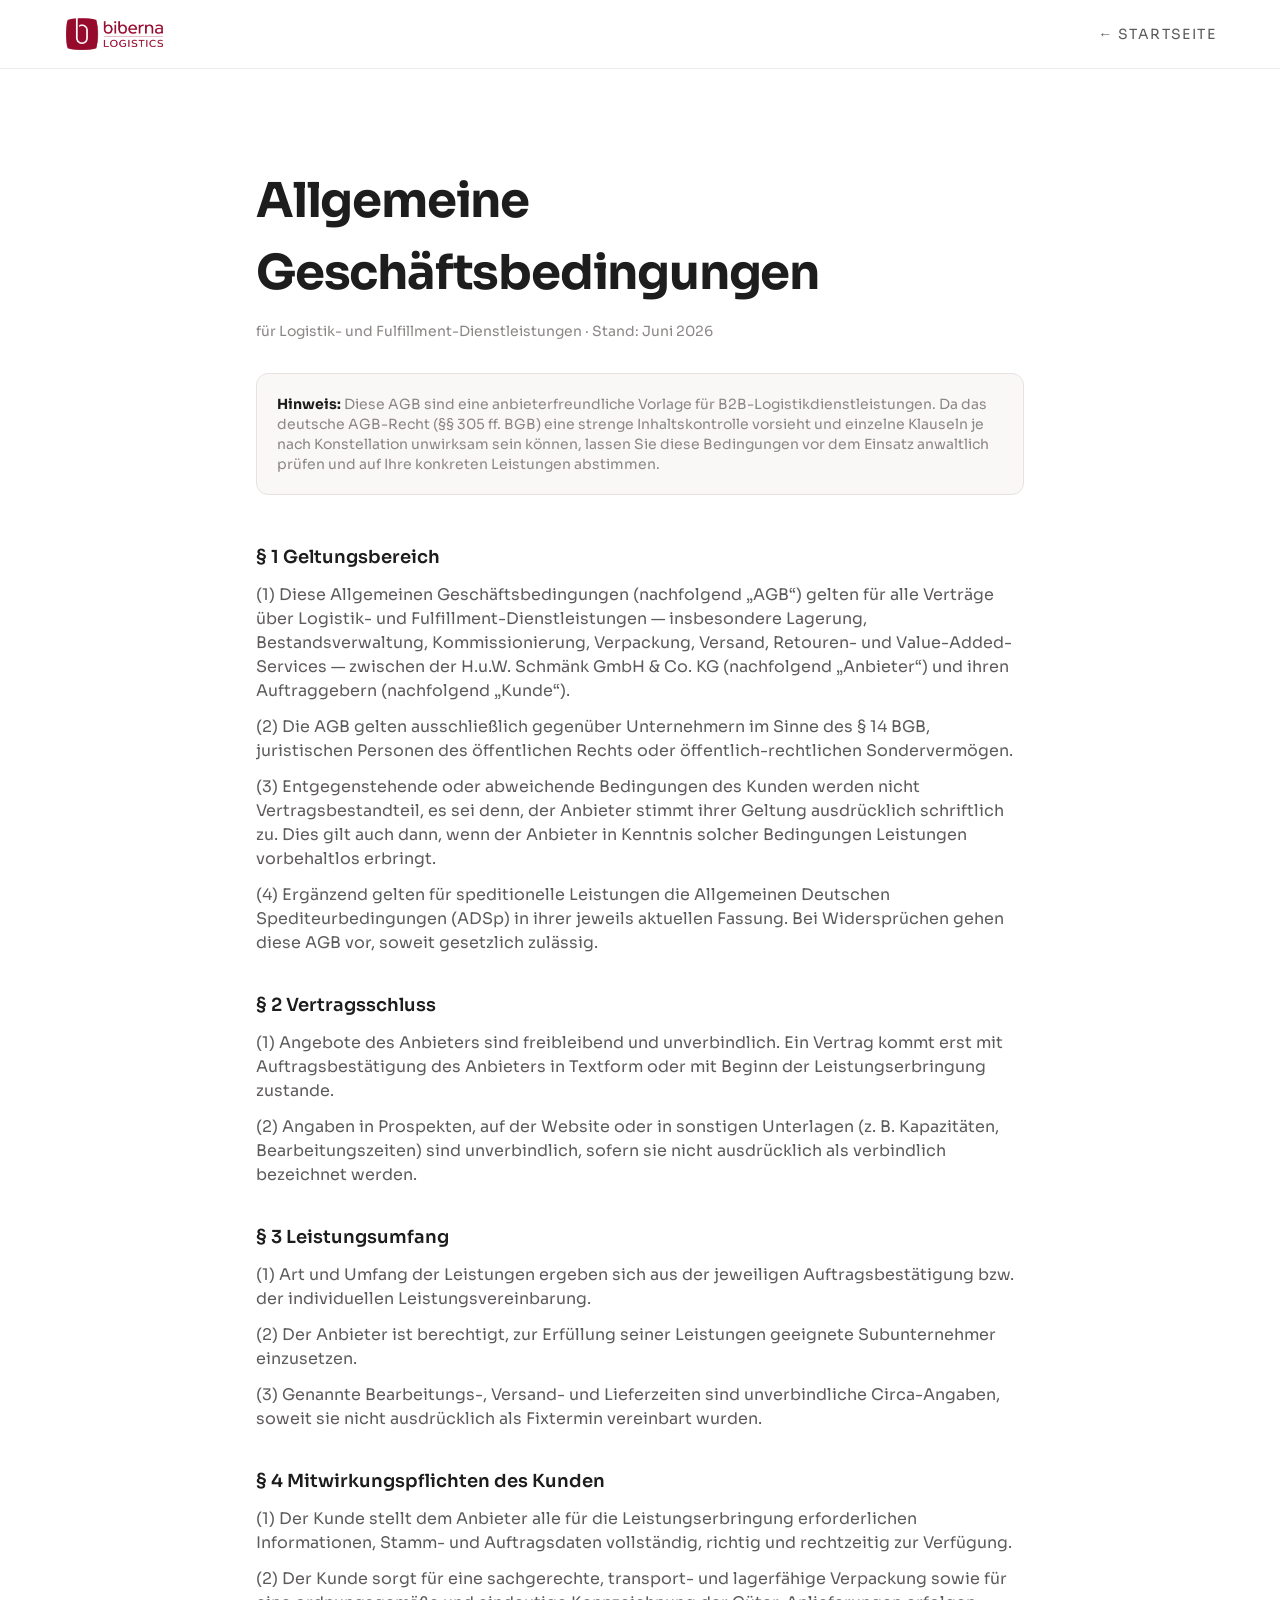
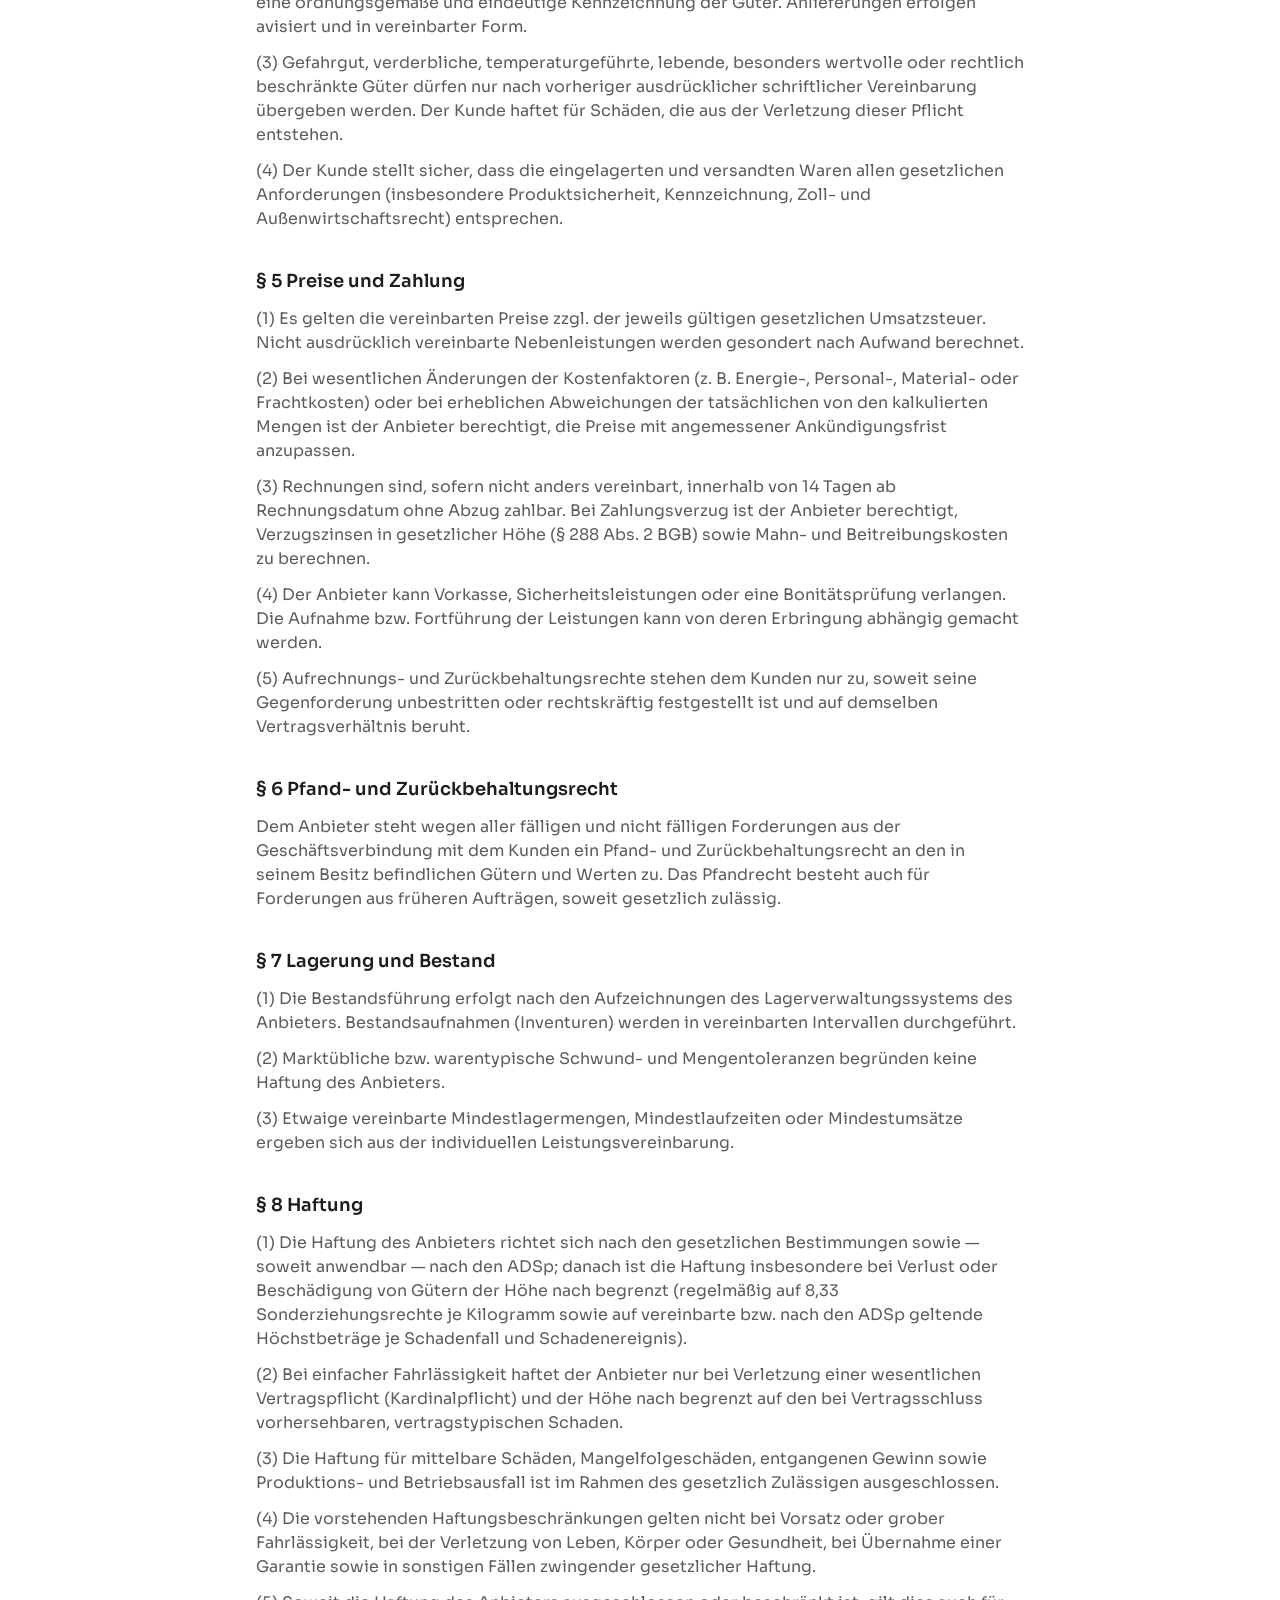
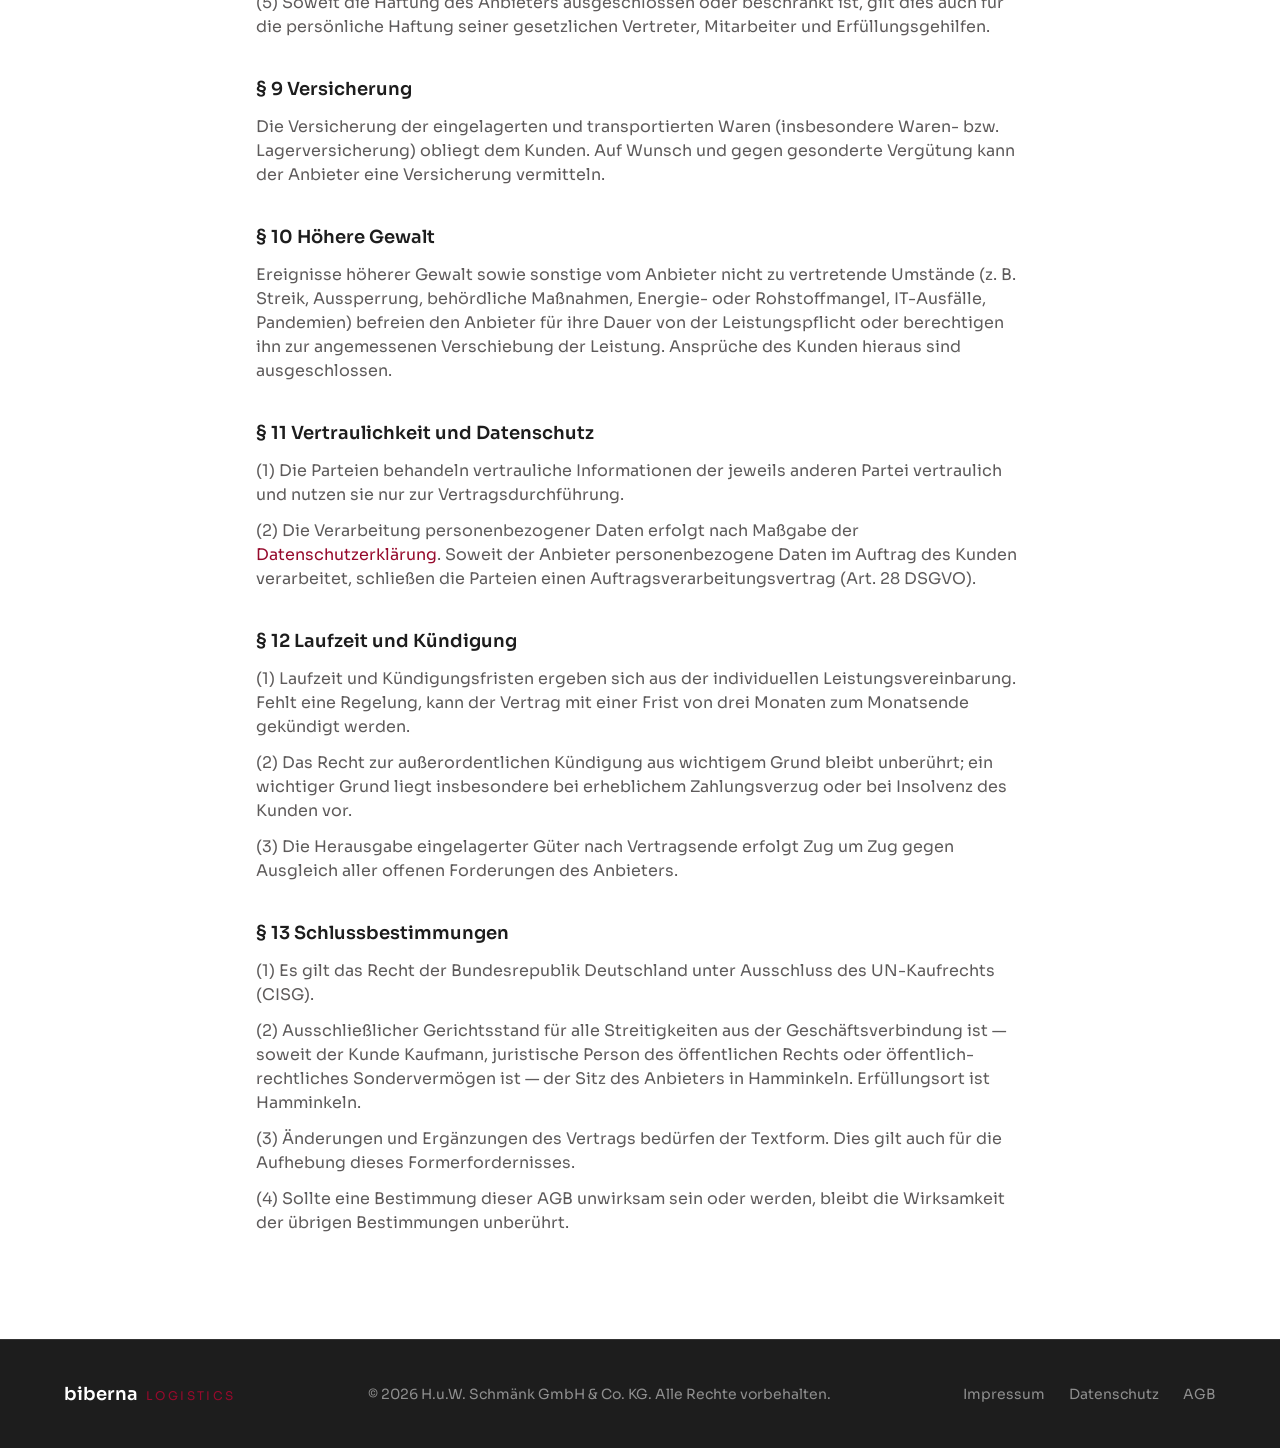
<file: agb.html>
<!DOCTYPE html>
<html lang="de">
<head>
  <meta charset="UTF-8" />
  <meta name="viewport" content="width=device-width, initial-scale=1.0" />
  <title>AGB — biberna Logistics</title>
  <meta name="robots" content="index, follow" />
  <meta property="og:type" content="website">
  <meta property="og:site_name" content="biberna Logistics">
  <meta property="og:title" content="biberna Logistics — Logistik mit System">
  <meta property="og:description" content="Warehousing & Fulfillment aus Hersteller-Hand. Über 20.000 Palettenstellplätze, 30.000 m². Made in Germany seit 1932.">
  <meta property="og:image" content="https://www.biberna-logistics.de/og-image.jpg">
  <meta property="og:url" content="https://www.biberna-logistics.de/">
  <meta name="twitter:card" content="summary_large_image">
  <link rel="icon" type="image/png" href="favicon.png">
  <link rel="apple-touch-icon" href="apple-touch-icon.png">
  <link rel="stylesheet" href="assets/app.css">
</head>
<body class="bg-paper text-body min-h-screen flex flex-col">

  <header class="border-b border-line/70 bg-paper/90 backdrop-blur-md">
    <nav class="flex items-center justify-between px-6 lg:px-16 py-4 max-w-7xl mx-auto w-full">
      <a href="index.html" class="flex items-center">
        <img src="biberna-logistics-logo.png" alt="biberna Logistics" class="h-8 md:h-9 w-auto" />
      </a>
      <a href="index.html" class="text-sm text-body hover:text-bordeaux transition-colors uppercase tracking-widest">&larr; Startseite</a>
    </nav>
  </header>

  <main class="flex-1 px-6 md:px-16 py-16 md:py-24">
    <div class="max-w-3xl mx-auto">
      <h1 class="text-ink text-[clamp(2rem,5vw,3rem)] font-bold tracking-tight mb-3">Allgemeine Geschäftsbedingungen</h1>
      <p class="text-body-2 text-sm mb-8">für Logistik- und Fulfillment-Dienstleistungen · Stand: Juni 2026</p>

      <div class="rounded-xl bg-paper-2 border border-line p-5 mb-12 text-sm text-body-2">
        <strong class="text-ink">Hinweis:</strong> Diese AGB sind eine anbieterfreundliche Vorlage für B2B-Logistikdienstleistungen. Da das deutsche AGB-Recht (§§ 305 ff. BGB) eine strenge Inhaltskontrolle vorsieht und einzelne Klauseln je nach Konstellation unwirksam sein können, lassen Sie diese Bedingungen vor dem Einsatz anwaltlich prüfen und auf Ihre konkreten Leistungen abstimmen.
      </div>

      <section class="space-y-3 mb-9">
        <h2 class="text-ink text-lg font-semibold">§ 1 Geltungsbereich</h2>
        <p>(1) Diese Allgemeinen Geschäftsbedingungen (nachfolgend „AGB“) gelten für alle Verträge über Logistik- und Fulfillment-Dienstleistungen — insbesondere Lagerung, Bestandsverwaltung, Kommissionierung, Verpackung, Versand, Retouren- und Value-Added-Services — zwischen der H.u.W. Schmänk GmbH &amp; Co. KG (nachfolgend „Anbieter“) und ihren Auftraggebern (nachfolgend „Kunde“).</p>
        <p>(2) Die AGB gelten ausschließlich gegenüber Unternehmern im Sinne des § 14 BGB, juristischen Personen des öffentlichen Rechts oder öffentlich-rechtlichen Sondervermögen.</p>
        <p>(3) Entgegenstehende oder abweichende Bedingungen des Kunden werden nicht Vertragsbestandteil, es sei denn, der Anbieter stimmt ihrer Geltung ausdrücklich schriftlich zu. Dies gilt auch dann, wenn der Anbieter in Kenntnis solcher Bedingungen Leistungen vorbehaltlos erbringt.</p>
        <p>(4) Ergänzend gelten für speditionelle Leistungen die Allgemeinen Deutschen Spediteurbedingungen (ADSp) in ihrer jeweils aktuellen Fassung. Bei Widersprüchen gehen diese AGB vor, soweit gesetzlich zulässig.</p>
      </section>

      <section class="space-y-3 mb-9">
        <h2 class="text-ink text-lg font-semibold">§ 2 Vertragsschluss</h2>
        <p>(1) Angebote des Anbieters sind freibleibend und unverbindlich. Ein Vertrag kommt erst mit Auftragsbestätigung des Anbieters in Textform oder mit Beginn der Leistungserbringung zustande.</p>
        <p>(2) Angaben in Prospekten, auf der Website oder in sonstigen Unterlagen (z. B. Kapazitäten, Bearbeitungszeiten) sind unverbindlich, sofern sie nicht ausdrücklich als verbindlich bezeichnet werden.</p>
      </section>

      <section class="space-y-3 mb-9">
        <h2 class="text-ink text-lg font-semibold">§ 3 Leistungsumfang</h2>
        <p>(1) Art und Umfang der Leistungen ergeben sich aus der jeweiligen Auftragsbestätigung bzw. der individuellen Leistungsvereinbarung.</p>
        <p>(2) Der Anbieter ist berechtigt, zur Erfüllung seiner Leistungen geeignete Subunternehmer einzusetzen.</p>
        <p>(3) Genannte Bearbeitungs-, Versand- und Lieferzeiten sind unverbindliche Circa-Angaben, soweit sie nicht ausdrücklich als Fixtermin vereinbart wurden.</p>
      </section>

      <section class="space-y-3 mb-9">
        <h2 class="text-ink text-lg font-semibold">§ 4 Mitwirkungspflichten des Kunden</h2>
        <p>(1) Der Kunde stellt dem Anbieter alle für die Leistungserbringung erforderlichen Informationen, Stamm- und Auftragsdaten vollständig, richtig und rechtzeitig zur Verfügung.</p>
        <p>(2) Der Kunde sorgt für eine sachgerechte, transport- und lagerfähige Verpackung sowie für eine ordnungsgemäße und eindeutige Kennzeichnung der Güter. Anlieferungen erfolgen avisiert und in vereinbarter Form.</p>
        <p>(3) Gefahrgut, verderbliche, temperaturgeführte, lebende, besonders wertvolle oder rechtlich beschränkte Güter dürfen nur nach vorheriger ausdrücklicher schriftlicher Vereinbarung übergeben werden. Der Kunde haftet für Schäden, die aus der Verletzung dieser Pflicht entstehen.</p>
        <p>(4) Der Kunde stellt sicher, dass die eingelagerten und versandten Waren allen gesetzlichen Anforderungen (insbesondere Produktsicherheit, Kennzeichnung, Zoll- und Außenwirtschaftsrecht) entsprechen.</p>
      </section>

      <section class="space-y-3 mb-9">
        <h2 class="text-ink text-lg font-semibold">§ 5 Preise und Zahlung</h2>
        <p>(1) Es gelten die vereinbarten Preise zzgl. der jeweils gültigen gesetzlichen Umsatzsteuer. Nicht ausdrücklich vereinbarte Nebenleistungen werden gesondert nach Aufwand berechnet.</p>
        <p>(2) Bei wesentlichen Änderungen der Kostenfaktoren (z. B. Energie-, Personal-, Material- oder Frachtkosten) oder bei erheblichen Abweichungen der tatsächlichen von den kalkulierten Mengen ist der Anbieter berechtigt, die Preise mit angemessener Ankündigungsfrist anzupassen.</p>
        <p>(3) Rechnungen sind, sofern nicht anders vereinbart, innerhalb von 14 Tagen ab Rechnungsdatum ohne Abzug zahlbar. Bei Zahlungsverzug ist der Anbieter berechtigt, Verzugszinsen in gesetzlicher Höhe (§ 288 Abs. 2 BGB) sowie Mahn- und Beitreibungskosten zu berechnen.</p>
        <p>(4) Der Anbieter kann Vorkasse, Sicherheitsleistungen oder eine Bonitätsprüfung verlangen. Die Aufnahme bzw. Fortführung der Leistungen kann von deren Erbringung abhängig gemacht werden.</p>
        <p>(5) Aufrechnungs- und Zurückbehaltungsrechte stehen dem Kunden nur zu, soweit seine Gegenforderung unbestritten oder rechtskräftig festgestellt ist und auf demselben Vertragsverhältnis beruht.</p>
      </section>

      <section class="space-y-3 mb-9">
        <h2 class="text-ink text-lg font-semibold">§ 6 Pfand- und Zurückbehaltungsrecht</h2>
        <p>Dem Anbieter steht wegen aller fälligen und nicht fälligen Forderungen aus der Geschäftsverbindung mit dem Kunden ein Pfand- und Zurückbehaltungsrecht an den in seinem Besitz befindlichen Gütern und Werten zu. Das Pfandrecht besteht auch für Forderungen aus früheren Aufträgen, soweit gesetzlich zulässig.</p>
      </section>

      <section class="space-y-3 mb-9">
        <h2 class="text-ink text-lg font-semibold">§ 7 Lagerung und Bestand</h2>
        <p>(1) Die Bestandsführung erfolgt nach den Aufzeichnungen des Lagerverwaltungssystems des Anbieters. Bestandsaufnahmen (Inventuren) werden in vereinbarten Intervallen durchgeführt.</p>
        <p>(2) Marktübliche bzw. warentypische Schwund- und Mengentoleranzen begründen keine Haftung des Anbieters.</p>
        <p>(3) Etwaige vereinbarte Mindestlagermengen, Mindestlaufzeiten oder Mindestumsätze ergeben sich aus der individuellen Leistungsvereinbarung.</p>
      </section>

      <section class="space-y-3 mb-9">
        <h2 class="text-ink text-lg font-semibold">§ 8 Haftung</h2>
        <p>(1) Die Haftung des Anbieters richtet sich nach den gesetzlichen Bestimmungen sowie — soweit anwendbar — nach den ADSp; danach ist die Haftung insbesondere bei Verlust oder Beschädigung von Gütern der Höhe nach begrenzt (regelmäßig auf 8,33 Sonderziehungsrechte je Kilogramm sowie auf vereinbarte bzw. nach den ADSp geltende Höchstbeträge je Schadenfall und Schadenereignis).</p>
        <p>(2) Bei einfacher Fahrlässigkeit haftet der Anbieter nur bei Verletzung einer wesentlichen Vertragspflicht (Kardinalpflicht) und der Höhe nach begrenzt auf den bei Vertragsschluss vorhersehbaren, vertragstypischen Schaden.</p>
        <p>(3) Die Haftung für mittelbare Schäden, Mangelfolgeschäden, entgangenen Gewinn sowie Produktions- und Betriebsausfall ist im Rahmen des gesetzlich Zulässigen ausgeschlossen.</p>
        <p>(4) Die vorstehenden Haftungsbeschränkungen gelten nicht bei Vorsatz oder grober Fahrlässigkeit, bei der Verletzung von Leben, Körper oder Gesundheit, bei Übernahme einer Garantie sowie in sonstigen Fällen zwingender gesetzlicher Haftung.</p>
        <p>(5) Soweit die Haftung des Anbieters ausgeschlossen oder beschränkt ist, gilt dies auch für die persönliche Haftung seiner gesetzlichen Vertreter, Mitarbeiter und Erfüllungsgehilfen.</p>
      </section>

      <section class="space-y-3 mb-9">
        <h2 class="text-ink text-lg font-semibold">§ 9 Versicherung</h2>
        <p>Die Versicherung der eingelagerten und transportierten Waren (insbesondere Waren- bzw. Lagerversicherung) obliegt dem Kunden. Auf Wunsch und gegen gesonderte Vergütung kann der Anbieter eine Versicherung vermitteln.</p>
      </section>

      <section class="space-y-3 mb-9">
        <h2 class="text-ink text-lg font-semibold">§ 10 Höhere Gewalt</h2>
        <p>Ereignisse höherer Gewalt sowie sonstige vom Anbieter nicht zu vertretende Umstände (z. B. Streik, Aussperrung, behördliche Maßnahmen, Energie- oder Rohstoffmangel, IT-Ausfälle, Pandemien) befreien den Anbieter für ihre Dauer von der Leistungspflicht oder berechtigen ihn zur angemessenen Verschiebung der Leistung. Ansprüche des Kunden hieraus sind ausgeschlossen.</p>
      </section>

      <section class="space-y-3 mb-9">
        <h2 class="text-ink text-lg font-semibold">§ 11 Vertraulichkeit und Datenschutz</h2>
        <p>(1) Die Parteien behandeln vertrauliche Informationen der jeweils anderen Partei vertraulich und nutzen sie nur zur Vertragsdurchführung.</p>
        <p>(2) Die Verarbeitung personenbezogener Daten erfolgt nach Maßgabe der <a href="datenschutz.html" class="text-bordeaux hover:underline">Datenschutzerklärung</a>. Soweit der Anbieter personenbezogene Daten im Auftrag des Kunden verarbeitet, schließen die Parteien einen Auftragsverarbeitungsvertrag (Art. 28 DSGVO).</p>
      </section>

      <section class="space-y-3 mb-9">
        <h2 class="text-ink text-lg font-semibold">§ 12 Laufzeit und Kündigung</h2>
        <p>(1) Laufzeit und Kündigungsfristen ergeben sich aus der individuellen Leistungsvereinbarung. Fehlt eine Regelung, kann der Vertrag mit einer Frist von drei Monaten zum Monatsende gekündigt werden.</p>
        <p>(2) Das Recht zur außerordentlichen Kündigung aus wichtigem Grund bleibt unberührt; ein wichtiger Grund liegt insbesondere bei erheblichem Zahlungsverzug oder bei Insolvenz des Kunden vor.</p>
        <p>(3) Die Herausgabe eingelagerter Güter nach Vertragsende erfolgt Zug um Zug gegen Ausgleich aller offenen Forderungen des Anbieters.</p>
      </section>

      <section class="space-y-3 mb-2">
        <h2 class="text-ink text-lg font-semibold">§ 13 Schlussbestimmungen</h2>
        <p>(1) Es gilt das Recht der Bundesrepublik Deutschland unter Ausschluss des UN-Kaufrechts (CISG).</p>
        <p>(2) Ausschließlicher Gerichtsstand für alle Streitigkeiten aus der Geschäftsverbindung ist — soweit der Kunde Kaufmann, juristische Person des öffentlichen Rechts oder öffentlich-rechtliches Sondervermögen ist — der Sitz des Anbieters in Hamminkeln. Erfüllungsort ist Hamminkeln.</p>
        <p>(3) Änderungen und Ergänzungen des Vertrags bedürfen der Textform. Dies gilt auch für die Aufhebung dieses Formerfordernisses.</p>
        <p>(4) Sollte eine Bestimmung dieser AGB unwirksam sein oder werden, bleibt die Wirksamkeit der übrigen Bestimmungen unberührt.</p>
      </section>
    </div>
  </main>

  <footer class="px-6 md:px-16 py-10 bg-ink border-t border-white/10">
    <div class="max-w-7xl mx-auto flex flex-col md:flex-row items-center justify-between gap-4 text-sm text-white/50">
      <div class="flex items-baseline gap-2">
        <span class="text-white font-semibold lowercase text-lg">biberna</span><span class="text-bordeaux uppercase tracking-[0.2em] text-xs">logistics</span>
      </div>
      <p>© 2026 H.u.W. Schmänk GmbH &amp; Co. KG. Alle Rechte vorbehalten.</p>
      <div class="flex gap-6">
        <a href="impressum.html" class="hover:text-white transition-colors">Impressum</a>
        <a href="datenschutz.html" class="hover:text-white transition-colors">Datenschutz</a>
        <a href="agb.html" class="hover:text-white transition-colors">AGB</a>
      </div>
    </div>
  </footer>
</body>
</html>
</file>
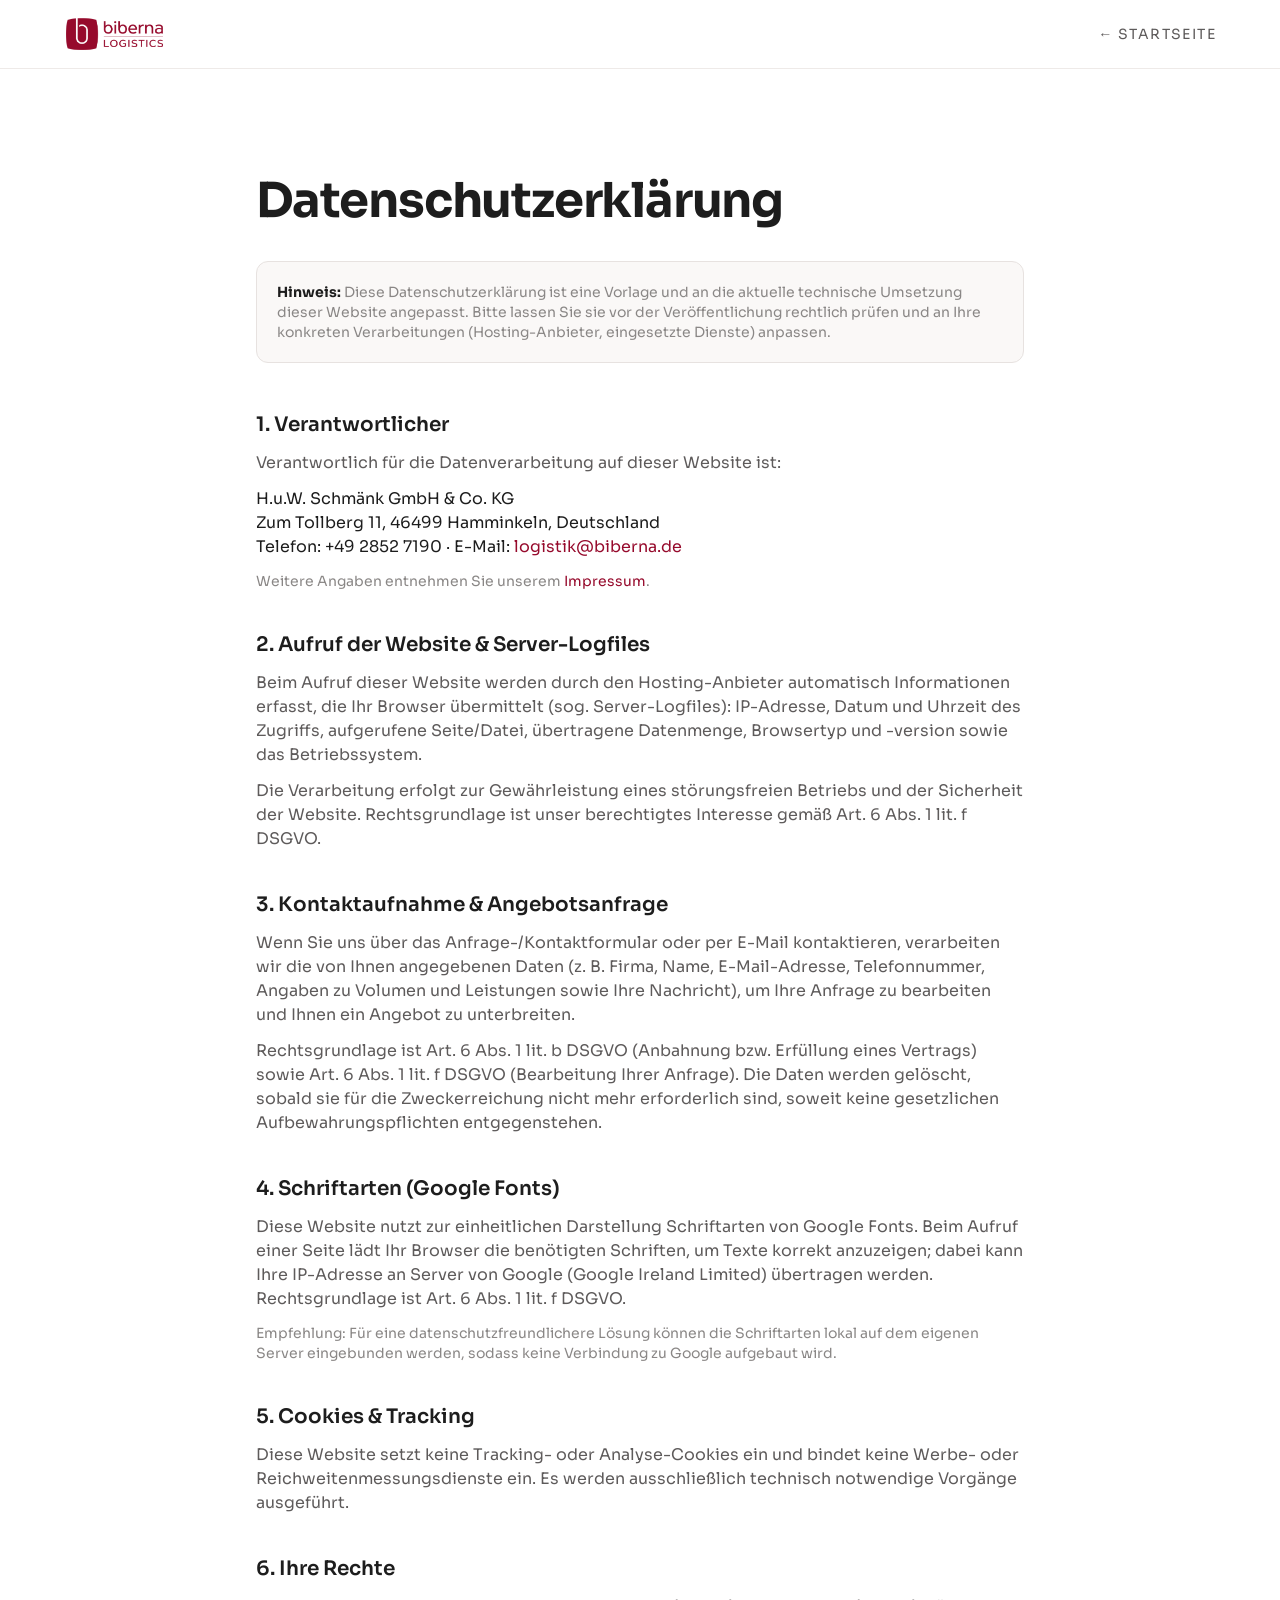
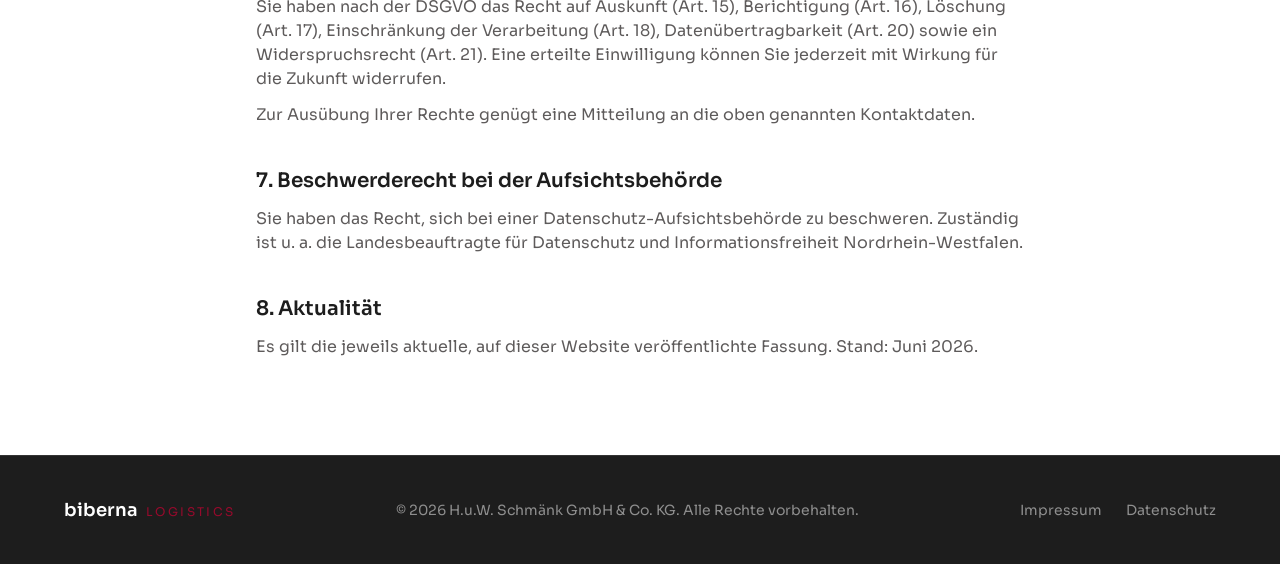
<file: datenschutz.html>
<!DOCTYPE html>
<html lang="de">
<head>
  <meta charset="UTF-8" />
  <meta name="viewport" content="width=device-width, initial-scale=1.0" />
  <title>Datenschutzerklärung — biberna Logistics</title>
  <meta name="robots" content="index, follow" />
  <meta property="og:type" content="website">
  <meta property="og:site_name" content="biberna Logistics">
  <meta property="og:title" content="biberna Logistics — Logistik mit System">
  <meta property="og:description" content="Warehousing & Fulfillment aus Hersteller-Hand. Über 20.000 Palettenstellplätze, 30.000 m². Made in Germany seit 1932.">
  <meta property="og:image" content="https://www.biberna-logistics.de/og-image.jpg">
  <meta property="og:url" content="https://www.biberna-logistics.de/">
  <meta name="twitter:card" content="summary_large_image">
  <link rel="icon" type="image/png" href="favicon.png">
  <link rel="apple-touch-icon" href="apple-touch-icon.png">
  <link rel="stylesheet" href="assets/app.css">
</head>
<body class="bg-paper text-body min-h-screen flex flex-col">

  <!-- NAVBAR -->
  <header class="border-b border-line/70 bg-paper/90 backdrop-blur-md">
    <nav class="flex items-center justify-between px-6 lg:px-16 py-4 max-w-7xl mx-auto w-full">
      <a href="index.html" class="flex items-center">
        <img src="biberna-logistics-logo.png" alt="biberna Logistics" class="h-8 md:h-9 w-auto" />
      </a>
      <a href="index.html" class="text-sm text-body hover:text-bordeaux transition-colors uppercase tracking-widest">&larr; Startseite</a>
    </nav>
  </header>

  <!-- CONTENT -->
  <main class="flex-1 px-6 md:px-16 py-16 md:py-24">
    <div class="max-w-3xl mx-auto">
      <h1 class="text-ink text-[clamp(2rem,5vw,3rem)] font-bold tracking-tight mb-6">Datenschutzerklärung</h1>

      <div class="rounded-xl bg-paper-2 border border-line p-5 mb-12 text-sm text-body-2">
        <strong class="text-ink">Hinweis:</strong> Diese Datenschutzerklärung ist eine Vorlage und an die aktuelle technische Umsetzung dieser Website angepasst. Bitte lassen Sie sie vor der Veröffentlichung rechtlich prüfen und an Ihre konkreten Verarbeitungen (Hosting-Anbieter, eingesetzte Dienste) anpassen.
      </div>

      <section class="space-y-3 mb-10">
        <h2 class="text-ink text-xl font-semibold">1. Verantwortlicher</h2>
        <p>Verantwortlich für die Datenverarbeitung auf dieser Website ist:</p>
        <p class="text-ink">H.u.W. Schmänk GmbH &amp; Co. KG<br>
        Zum Tollberg 11, 46499 Hamminkeln, Deutschland<br>
        Telefon: +49 2852 7190 · E-Mail: <a href="mailto:logistik@biberna.de" class="text-bordeaux hover:underline">logistik@biberna.de</a></p>
        <p class="text-sm text-body-2">Weitere Angaben entnehmen Sie unserem <a href="impressum.html" class="text-bordeaux hover:underline">Impressum</a>.</p>
      </section>

      <section class="space-y-3 mb-10">
        <h2 class="text-ink text-xl font-semibold">2. Aufruf der Website &amp; Server-Logfiles</h2>
        <p>Beim Aufruf dieser Website werden durch den Hosting-Anbieter automatisch Informationen erfasst, die Ihr Browser übermittelt (sog. Server-Logfiles): IP-Adresse, Datum und Uhrzeit des Zugriffs, aufgerufene Seite/Datei, übertragene Datenmenge, Browsertyp und -version sowie das Betriebssystem.</p>
        <p>Die Verarbeitung erfolgt zur Gewährleistung eines störungsfreien Betriebs und der Sicherheit der Website. Rechtsgrundlage ist unser berechtigtes Interesse gemäß Art. 6 Abs. 1 lit. f DSGVO.</p>
      </section>

      <section class="space-y-3 mb-10">
        <h2 class="text-ink text-xl font-semibold">3. Kontaktaufnahme &amp; Angebotsanfrage</h2>
        <p>Wenn Sie uns über das Anfrage-/Kontaktformular oder per E-Mail kontaktieren, verarbeiten wir die von Ihnen angegebenen Daten (z. B. Firma, Name, E-Mail-Adresse, Telefonnummer, Angaben zu Volumen und Leistungen sowie Ihre Nachricht), um Ihre Anfrage zu bearbeiten und Ihnen ein Angebot zu unterbreiten.</p>
        <p>Rechtsgrundlage ist Art. 6 Abs. 1 lit. b DSGVO (Anbahnung bzw. Erfüllung eines Vertrags) sowie Art. 6 Abs. 1 lit. f DSGVO (Bearbeitung Ihrer Anfrage). Die Daten werden gelöscht, sobald sie für die Zweckerreichung nicht mehr erforderlich sind, soweit keine gesetzlichen Aufbewahrungspflichten entgegenstehen.</p>
      </section>

      <section class="space-y-3 mb-10">
        <h2 class="text-ink text-xl font-semibold">4. Schriftarten (Google Fonts)</h2>
        <p>Diese Website nutzt zur einheitlichen Darstellung Schriftarten von Google Fonts. Beim Aufruf einer Seite lädt Ihr Browser die benötigten Schriften, um Texte korrekt anzuzeigen; dabei kann Ihre IP-Adresse an Server von Google (Google Ireland Limited) übertragen werden. Rechtsgrundlage ist Art. 6 Abs. 1 lit. f DSGVO.</p>
        <p class="text-sm text-body-2">Empfehlung: Für eine datenschutzfreundlichere Lösung können die Schriftarten lokal auf dem eigenen Server eingebunden werden, sodass keine Verbindung zu Google aufgebaut wird.</p>
      </section>

      <section class="space-y-3 mb-10">
        <h2 class="text-ink text-xl font-semibold">5. Cookies &amp; Tracking</h2>
        <p>Diese Website setzt keine Tracking- oder Analyse-Cookies ein und bindet keine Werbe- oder Reichweitenmessungsdienste ein. Es werden ausschließlich technisch notwendige Vorgänge ausgeführt.</p>
      </section>

      <section class="space-y-3 mb-10">
        <h2 class="text-ink text-xl font-semibold">6. Ihre Rechte</h2>
        <p>Sie haben nach der DSGVO das Recht auf Auskunft (Art. 15), Berichtigung (Art. 16), Löschung (Art. 17), Einschränkung der Verarbeitung (Art. 18), Datenübertragbarkeit (Art. 20) sowie ein Widerspruchsrecht (Art. 21). Eine erteilte Einwilligung können Sie jederzeit mit Wirkung für die Zukunft widerrufen.</p>
        <p>Zur Ausübung Ihrer Rechte genügt eine Mitteilung an die oben genannten Kontaktdaten.</p>
      </section>

      <section class="space-y-3 mb-10">
        <h2 class="text-ink text-xl font-semibold">7. Beschwerderecht bei der Aufsichtsbehörde</h2>
        <p>Sie haben das Recht, sich bei einer Datenschutz-Aufsichtsbehörde zu beschweren. Zuständig ist u. a. die Landesbeauftragte für Datenschutz und Informationsfreiheit Nordrhein-Westfalen.</p>
      </section>

      <section class="space-y-3">
        <h2 class="text-ink text-xl font-semibold">8. Aktualität</h2>
        <p>Es gilt die jeweils aktuelle, auf dieser Website veröffentlichte Fassung. Stand: Juni 2026.</p>
      </section>
    </div>
  </main>

  <!-- FOOTER -->
  <footer class="px-6 md:px-16 py-10 bg-ink border-t border-white/10">
    <div class="max-w-7xl mx-auto flex flex-col md:flex-row items-center justify-between gap-4 text-sm text-white/50">
      <div class="flex items-baseline gap-2">
        <span class="text-white font-semibold lowercase text-lg">biberna</span><span class="text-bordeaux uppercase tracking-[0.2em] text-xs">logistics</span>
      </div>
      <p>© 2026 H.u.W. Schmänk GmbH &amp; Co. KG. Alle Rechte vorbehalten.</p>
      <div class="flex gap-6">
        <a href="impressum.html" class="hover:text-white transition-colors">Impressum</a>
        <a href="datenschutz.html" class="hover:text-white transition-colors">Datenschutz</a>
        <a href="agb.html" class="hover:text
</file>
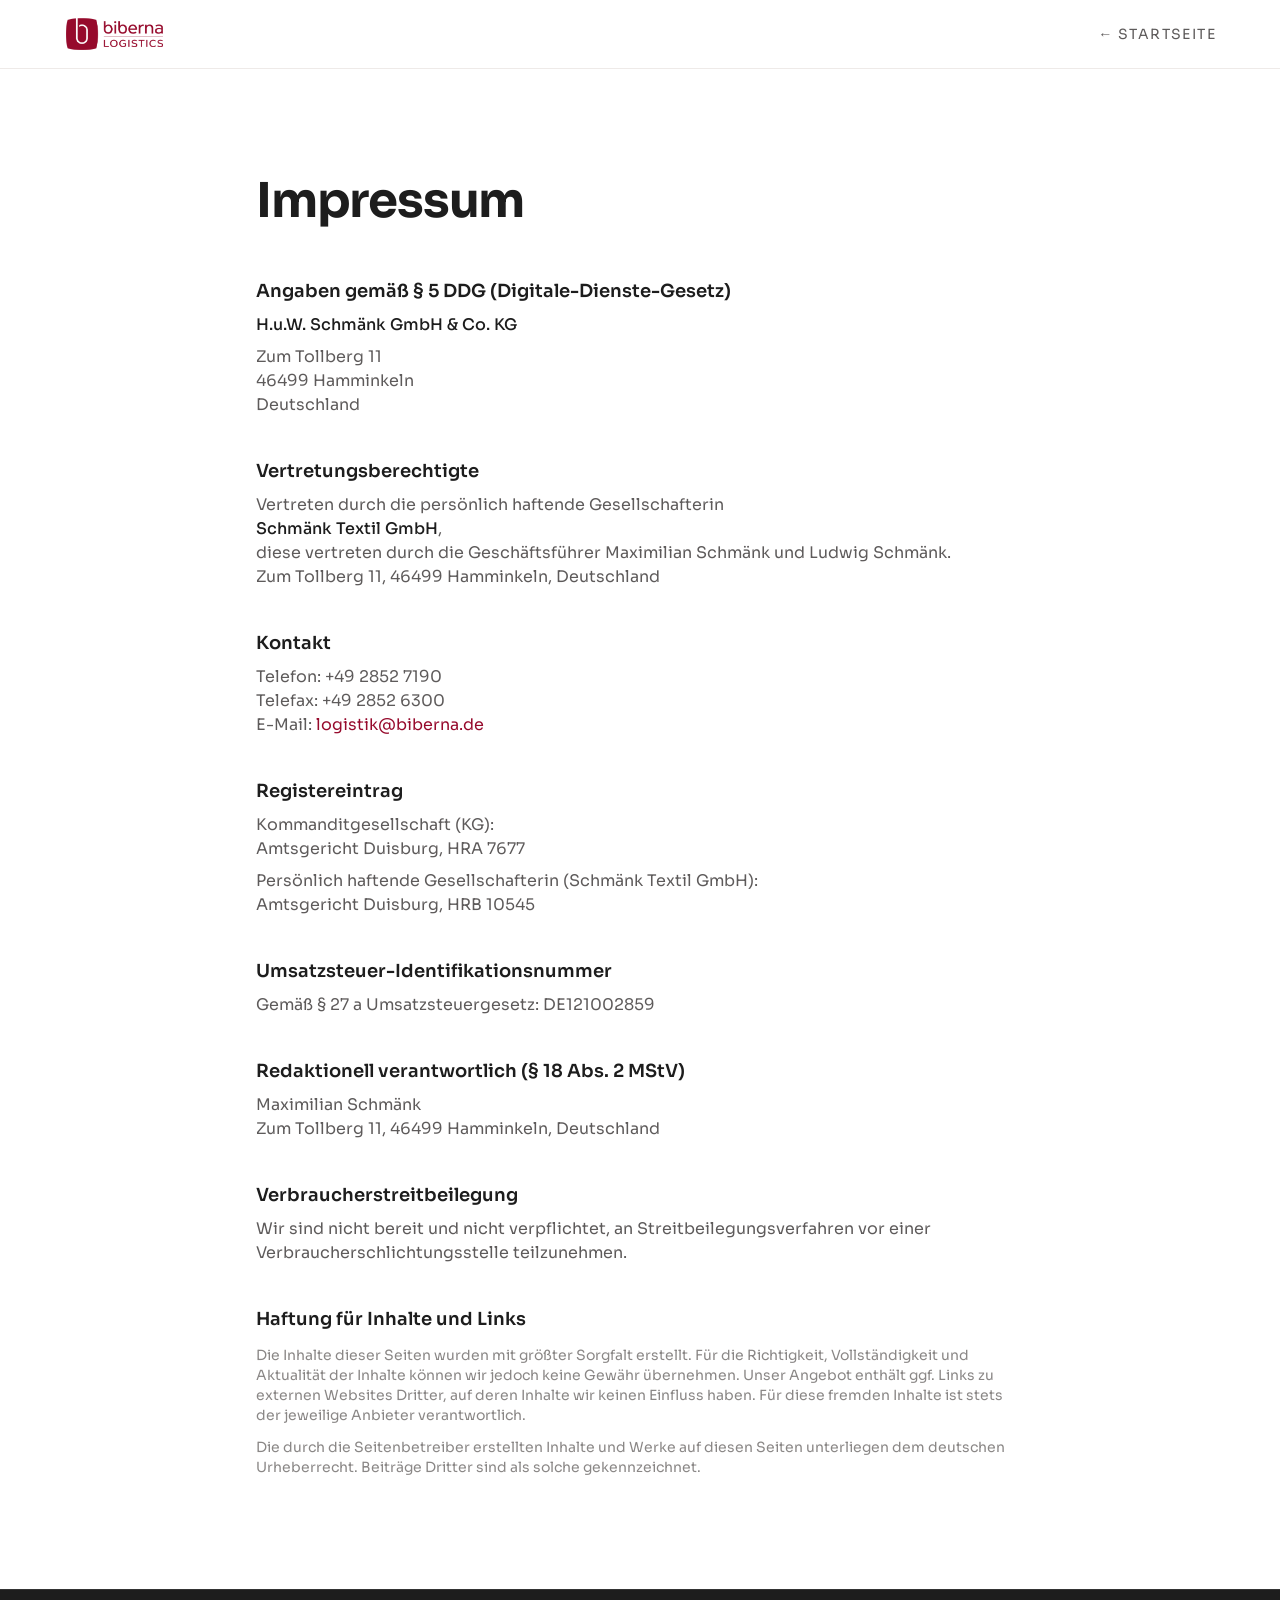
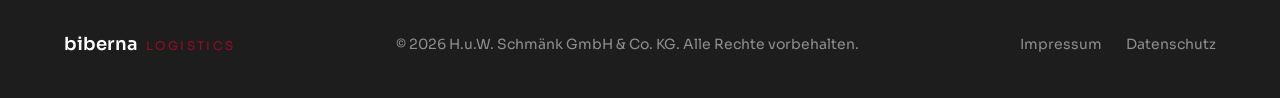
<file: impressum.html>
<!DOCTYPE html>
<html lang="de">
<head>
  <meta charset="UTF-8" />
  <meta name="viewport" content="width=device-width, initial-scale=1.0" />
  <title>Impressum — biberna Logistics</title>
  <meta name="robots" content="index, follow" />
  <meta property="og:type" content="website">
  <meta property="og:site_name" content="biberna Logistics">
  <meta property="og:title" content="biberna Logistics — Logistik mit System">
  <meta property="og:description" content="Warehousing & Fulfillment aus Hersteller-Hand. Über 20.000 Palettenstellplätze, 30.000 m². Made in Germany seit 1932.">
  <meta property="og:image" content="https://www.biberna-logistics.de/og-image.jpg">
  <meta property="og:url" content="https://www.biberna-logistics.de/">
  <meta name="twitter:card" content="summary_large_image">
  <link rel="icon" type="image/png" href="favicon.png">
  <link rel="apple-touch-icon" href="apple-touch-icon.png">
  <link rel="stylesheet" href="assets/app.css">
</head>
<body class="bg-paper text-body min-h-screen flex flex-col">

  <!-- NAVBAR -->
  <header class="border-b border-line/70 bg-paper/90 backdrop-blur-md">
    <nav class="flex items-center justify-between px-6 lg:px-16 py-4 max-w-7xl mx-auto w-full">
      <a href="index.html" class="flex items-center">
        <img src="biberna-logistics-logo.png" alt="biberna Logistics" class="h-8 md:h-9 w-auto" />
      </a>
      <a href="index.html" class="text-sm text-body hover:text-bordeaux transition-colors uppercase tracking-widest">&larr; Startseite</a>
    </nav>
  </header>

  <!-- CONTENT -->
  <main class="flex-1 px-6 md:px-16 py-16 md:py-24">
    <div class="max-w-3xl mx-auto">
      <h1 class="text-ink text-[clamp(2rem,5vw,3rem)] font-bold tracking-tight mb-10">Impressum</h1>

      <section class="space-y-2 mb-10">
        <h2 class="text-ink text-lg font-semibold mb-2">Angaben gemäß § 5 DDG (Digitale-Dienste-Gesetz)</h2>
        <p class="text-ink font-medium">H.u.W. Schmänk GmbH &amp; Co. KG</p>
        <p>Zum Tollberg 11<br>46499 Hamminkeln<br>Deutschland</p>
      </section>

      <section class="space-y-2 mb-10">
        <h2 class="text-ink text-lg font-semibold mb-2">Vertretungsberechtigte</h2>
        <p>Vertreten durch die persönlich haftende Gesellschafterin<br>
        <span class="text-ink font-medium">Schmänk Textil GmbH</span>,<br>
        diese vertreten durch die Geschäftsführer Maximilian Schmänk und Ludwig Schmänk.<br>
        Zum Tollberg 11, 46499 Hamminkeln, Deutschland</p>
      </section>

      <section class="space-y-2 mb-10">
        <h2 class="text-ink text-lg font-semibold mb-2">Kontakt</h2>
        <p>Telefon: +49 2852 7190<br>
        Telefax: +49 2852 6300<br>
        E-Mail: <a href="mailto:logistik@biberna.de" class="text-bordeaux hover:underline">logistik@biberna.de</a></p>
      </section>

      <section class="space-y-2 mb-10">
        <h2 class="text-ink text-lg font-semibold mb-2">Registereintrag</h2>
        <p>Kommanditgesellschaft (KG):<br>
        Amtsgericht Duisburg, HRA 7677</p>
        <p class="mt-3">Persönlich haftende Gesellschafterin (Schmänk Textil GmbH):<br>
        Amtsgericht Duisburg, HRB 10545</p>
      </section>

      <section class="space-y-2 mb-10">
        <h2 class="text-ink text-lg font-semibold mb-2">Umsatzsteuer-Identifikationsnummer</h2>
        <p>Gemäß § 27 a Umsatzsteuergesetz: DE121002859</p>
      </section>

      <section class="space-y-2 mb-10">
        <h2 class="text-ink text-lg font-semibold mb-2">Redaktionell verantwortlich (§ 18 Abs. 2 MStV)</h2>
        <p>Maximilian Schmänk<br>Zum Tollberg 11, 46499 Hamminkeln, Deutschland</p>
      </section>

      <section class="space-y-2 mb-10">
        <h2 class="text-ink text-lg font-semibold mb-2">Verbraucherstreitbeilegung</h2>
        <p>Wir sind nicht bereit und nicht verpflichtet, an Streitbeilegungsverfahren vor einer Verbraucherschlichtungsstelle teilzunehmen.</p>
      </section>

      <section class="space-y-3 mb-4 text-sm text-body-2">
        <h2 class="text-ink text-lg font-semibold mb-2">Haftung für Inhalte und Links</h2>
        <p>Die Inhalte dieser Seiten wurden mit größter Sorgfalt erstellt. Für die Richtigkeit, Vollständigkeit und Aktualität der Inhalte können wir jedoch keine Gewähr übernehmen. Unser Angebot enthält ggf. Links zu externen Websites Dritter, auf deren Inhalte wir keinen Einfluss haben. Für diese fremden Inhalte ist stets der jeweilige Anbieter verantwortlich.</p>
        <p>Die durch die Seitenbetreiber erstellten Inhalte und Werke auf diesen Seiten unterliegen dem deutschen Urheberrecht. Beiträge Dritter sind als solche gekennzeichnet.</p>
      </section>
    </div>
  </main>

  <!-- FOOTER -->
  <footer class="px-6 md:px-16 py-10 bg-ink border-t border-white/10">
    <div class="max-w-7xl mx-auto flex flex-col md:flex-row items-center justify-between gap-4 text-sm text-white/50">
      <div class="flex items-baseline gap-2">
        <span class="text-white font-semibold lowercase text-lg">biberna</span><span class="text-bordeaux uppercase tracking-[0.2em] text-xs">logistics</span>
      </div>
      <p>© 2026 H.u.W. Schmänk GmbH &amp; Co. KG. Alle Rechte vorbehalten.</p>
      <div class="flex gap-6">
        <a href="impressum.html" class="hover:text-white transition-colors">Impressum</a>
        <a href="datenschutz.html" class="hover:text-white transition-colors">Datenschutz</a>
        <a href="agb.html" class="hover:text
</file>
<file: assets/app.css>
*,:after,:before{--tw-border-spacing-x:0;--tw-border-spacing-y:0;--tw-translate-x:0;--tw-translate-y:0;--tw-rotate:0;--tw-skew-x:0;--tw-skew-y:0;--tw-scale-x:1;--tw-scale-y:1;--tw-pan-x: ;--tw-pan-y: ;--tw-pinch-zoom: ;--tw-scroll-snap-strictness:proximity;--tw-gradient-from-position: ;--tw-gradient-via-position: ;--tw-gradient-to-position: ;--tw-ordinal: ;--tw-slashed-zero: ;--tw-numeric-figure: ;--tw-numeric-spacing: ;--tw-numeric-fraction: ;--tw-ring-inset: ;--tw-ring-offset-width:0px;--tw-ring-offset-color:#fff;--tw-ring-color:rgba(59,130,246,.5);--tw-ring-offset-shadow:0 0 #0000;--tw-ring-shadow:0 0 #0000;--tw-shadow:0 0 #0000;--tw-shadow-colored:0 0 #0000;--tw-blur: ;--tw-brightness: ;--tw-contrast: ;--tw-grayscale: ;--tw-hue-rotate: ;--tw-invert: ;--tw-saturate: ;--tw-sepia: ;--tw-drop-shadow: ;--tw-backdrop-blur: ;--tw-backdrop-brightness: ;--tw-backdrop-contrast: ;--tw-backdrop-grayscale: ;--tw-backdrop-hue-rotate: ;--tw-backdrop-invert: ;--tw-backdrop-opacity: ;--tw-backdrop-saturate: ;--tw-backdrop-sepia: ;--tw-contain-size: ;--tw-contain-layout: ;--tw-contain-paint: ;--tw-contain-style: }::backdrop{--tw-border-spacing-x:0;--tw-border-spacing-y:0;--tw-translate-x:0;--tw-translate-y:0;--tw-rotate:0;--tw-skew-x:0;--tw-skew-y:0;--tw-scale-x:1;--tw-scale-y:1;--tw-pan-x: ;--tw-pan-y: ;--tw-pinch-zoom: ;--tw-scroll-snap-strictness:proximity;--tw-gradient-from-position: ;--tw-gradient-via-position: ;--tw-gradient-to-position: ;--tw-ordinal: ;--tw-slashed-zero: ;--tw-numeric-figure: ;--tw-numeric-spacing: ;--tw-numeric-fraction: ;--tw-ring-inset: ;--tw-ring-offset-width:0px;--tw-ring-offset-color:#fff;--tw-ring-color:rgba(59,130,246,.5);--tw-ring-offset-shadow:0 0 #0000;--tw-ring-shadow:0 0 #0000;--tw-shadow:0 0 #0000;--tw-shadow-colored:0 0 #0000;--tw-blur: ;--tw-brightness: ;--tw-contrast: ;--tw-grayscale: ;--tw-hue-rotate: ;--tw-invert: ;--tw-saturate: ;--tw-sepia: ;--tw-drop-shadow: ;--tw-backdrop-blur: ;--tw-backdrop-brightness: ;--tw-backdrop-contrast: ;--tw-backdrop-grayscale: ;--tw-backdrop-hue-rotate: ;--tw-backdrop-invert: ;--tw-backdrop-opacity: ;--tw-backdrop-saturate: ;--tw-backdrop-sepia: ;--tw-contain-size: ;--tw-contain-layout: ;--tw-contain-paint: ;--tw-contain-style: }/*! tailwindcss v3.4.19 | MIT License | https://tailwindcss.com*/*,:after,:before{box-sizing:border-box;border:0 solid #e5e7eb}:after,:before{--tw-content:""}:host,html{line-height:1.5;-webkit-text-size-adjust:100%;-moz-tab-size:4;-o-tab-size:4;tab-size:4;font-family:ui-sans-serif,system-ui,sans-serif,Apple Color Emoji,Segoe UI Emoji,Segoe UI Symbol,Noto Color Emoji;font-feature-settings:normal;font-variation-settings:normal;-webkit-tap-highlight-color:transparent}body{margin:0;line-height:inherit}hr{height:0;color:inherit;border-top-width:1px}abbr:where([title]){-webkit-text-decoration:underline dotted;text-decoration:underline dotted}h1,h2,h3,h4,h5,h6{font-size:inherit;font-weight:inherit}a{color:inherit;text-decoration:inherit}b,strong{font-weight:bolder}code,kbd,pre,samp{font-family:ui-monospace,SFMono-Regular,Menlo,Monaco,Consolas,Liberation Mono,Courier New,monospace;font-feature-settings:normal;font-variation-settings:normal;font-size:1em}small{font-size:80%}sub,sup{font-size:75%;line-height:0;position:relative;vertical-align:baseline}sub{bottom:-.25em}sup{top:-.5em}table{text-indent:0;border-color:inherit;border-collapse:collapse}button,input,optgroup,select,textarea{font-family:inherit;font-feature-settings:inherit;font-variation-settings:inherit;font-size:100%;font-weight:inherit;line-height:inherit;letter-spacing:inherit;color:inherit;margin:0;padding:0}button,select{text-transform:none}button,input:where([type=button]),input:where([type=reset]),input:where([type=submit]){-webkit-appearance:button;background-color:transparent;background-image:none}:-moz-focusring{outline:auto}:-moz-ui-invalid{box-shadow:none}progress{vertical-align:baseline}::-webkit-inner-spin-button,::-webkit-outer-spin-button{height:auto}[type=search]{-webkit-appearance:textfield;outline-offset:-2px}::-webkit-search-decoration{-webkit-appearance:none}::-webkit-file-upload-button{-webkit-appearance:button;font:inherit}summary{display:list-item}blockquote,dd,dl,figure,h1,h2,h3,h4,h5,h6,hr,p,pre{margin:0}fieldset{margin:0}fieldset,legend{padding:0}menu,ol,ul{list-style:none;margin:0;padding:0}dialog{padding:0}textarea{resize:vertical}input::-moz-placeholder,textarea::-moz-placeholder{opacity:1;color:#9ca3af}input::placeholder,textarea::placeholder{opacity:1;color:#9ca3af}[role=button],button{cursor:pointer}:disabled{cursor:default}audio,canvas,embed,iframe,img,object,svg,video{display:block;vertical-align:middle}img,video{max-width:100%;height:auto}[hidden]:where(:not([hidden=until-found])){display:none}.pointer-events-none{pointer-events:none}.fixed{position:fixed}.absolute{position:absolute}.relative{position:relative}.inset-0{inset:0}.left-0{left:0}.right-0{right:0}.right-3{right:.75rem}.right-5{right:1.25rem}.top-0{top:0}.top-3{top:.75rem}.top-5{top:1.25rem}.z-10{z-index:10}.z-50{z-index:50}.z-\[1\]{z-index:1}.order-1{order:1}.order-2{order:2}.mx-auto{margin-left:auto;margin-right:auto}.mb-1{margin-bottom:.25rem}.mb-10{margin-bottom:2.5rem}.mb-12{margin-bottom:3rem}.mb-14{margin-bottom:3.5rem}.mb-16{margin-bottom:4rem}.mb-2{margin-bottom:.5rem}.mb-3{margin-bottom:.75rem}.mb-4{margin-bottom:1rem}.mb-5{margin-bottom:1.25rem}.mb-6{margin-bottom:1.5rem}.mb-8{margin-bottom:2rem}.mb-9{margin-bottom:2.25rem}.mt-1{margin-top:.25rem}.mt-10{margin-top:2.5rem}.mt-2{margin-top:.5rem}.mt-3{margin-top:.75rem}.mt-4{margin-top:1rem}.mt-7{margin-top:1.75rem}.block{display:block}.inline-block{display:inline-block}.flex{display:flex}.inline-flex{display:inline-flex}.grid{display:grid}.hidden{display:none}.h-10{height:2.5rem}.h-11{height:2.75rem}.h-12{height:3rem}.h-5{height:1.25rem}.h-6{height:1.5rem}.h-7{height:1.75rem}.h-72{height:18rem}.h-8{height:2rem}.h-\[440px\]{height:440px}.h-full{height:100%}.h-px{height:1px}.min-h-screen{min-height:100vh}.w-10{width:2.5rem}.w-11{width:2.75rem}.w-12{width:3rem}.w-5{width:1.25rem}.w-6{width:1.5rem}.w-8{width:2rem}.w-auto{width:auto}.w-full{width:100%}.max-w-2xl{max-width:42rem}.max-w-3xl{max-width:48rem}.max-w-4xl{max-width:56rem}.max-w-5xl{max-width:64rem}.max-w-7xl{max-width:80rem}.max-w-\[90\%\]{max-width:90%}.flex-1{flex:1 1 0%}.shrink-0{flex-shrink:0}.cursor-pointer{cursor:pointer}.grid-cols-2{grid-template-columns:repeat(2,minmax(0,1fr))}.grid-cols-3{grid-template-columns:repeat(3,minmax(0,1fr))}.flex-col{flex-direction:column}.flex-wrap{flex-wrap:wrap}.items-start{align-items:flex-start}.items-center{align-items:center}.items-baseline{align-items:baseline}.justify-center{justify-content:center}.justify-between{justify-content:space-between}.gap-1{gap:.25rem}.gap-10{gap:2.5rem}.gap-14{gap:3.5rem}.gap-2{gap:.5rem}.gap-3{gap:.75rem}.gap-4{gap:1rem}.gap-5{gap:1.25rem}.gap-6{gap:1.5rem}.gap-7{gap:1.75rem}.gap-8{gap:2rem}.space-y-12>:not([hidden])~:not([hidden]){--tw-space-y-reverse:0;margin-top:calc(3rem*(1 - var(--tw-space-y-reverse)));margin-bottom:calc(3rem*var(--tw-space-y-reverse))}.space-y-2>:not([hidden])~:not([hidden]){--tw-space-y-reverse:0;margin-top:calc(.5rem*(1 - var(--tw-space-y-reverse)));margin-bottom:calc(.5rem*var(--tw-space-y-reverse))}.space-y-3>:not([hidden])~:not([hidden]){--tw-space-y-reverse:0;margin-top:calc(.75rem*(1 - var(--tw-space-y-reverse)));margin-bottom:calc(.75rem*var(--tw-space-y-reverse))}.overflow-hidden{overflow:hidden}.rounded-2xl{border-radius:1rem}.rounded-3xl{border-radius:1.5rem}.rounded-full{border-radius:9999px}.rounded-lg{border-radius:.5rem}.rounded-xl{border-radius:.75rem}.border{border-width:1px}.border-2{border-width:2px}.border-y{border-top-width:1px}.border-b,.border-y{border-bottom-width:1px}.border-l{border-left-width:1px}.border-t{border-top-width:1px}.border-bordeaux{--tw-border-opacity:1;border-color:rgb(150 10 44/var(--tw-border-opacity,1))}.border-bordeaux\/30{border-color:rgba(150,10,44,.3)}.border-line{--tw-border-opacity:1;border-color:rgb(231 226 224/var(--tw-border-opacity,1))}.border-line\/60{border-color:hsla(17,13%,89%,.6)}.border-line\/70{border-color:hsla(17,13%,89%,.7)}.border-white\/10{border-color:hsla(0,0%,100%,.1)}.border-white\/25{border-color:hsla(0,0%,100%,.25)}.bg-bordeaux{--tw-bg-opacity:1;background-color:rgb(150 10 44/var(--tw-bg-opacity,1))}.bg-bordeaux\/10{background-color:rgba(150,10,44,.1)}.bg-ink{--tw-bg-opacity:1;background-color:rgb(29 29 29/var(--tw-bg-opacity,1))}.bg-line{--tw-bg-opacity:1;background-color:rgb(231 226 224/var(--tw-bg-opacity,1))}.bg-paper{--tw-bg-opacity:1;background-color:rgb(255 255 255/var(--tw-bg-opacity,1))}.bg-paper-2{--tw-bg-opacity:1;background-color:rgb(250 248 247/var(--tw-bg-opacity,1))}.bg-paper\/85{background-color:hsla(0,0%,100%,.85)}.bg-paper\/90{background-color:hsla(0,0%,100%,.9)}.bg-white\/95{background-color:hsla(0,0%,100%,.95)}.bg-gradient-to-br{background-image:linear-gradient(to bottom right,var(--tw-gradient-stops))}.bg-gradient-to-r{background-image:linear-gradient(to right,var(--tw-gradient-stops))}.from-\[\#2a1116\]{--tw-gradient-from:#2a1116 var(--tw-gradient-from-position);--tw-gradient-to:rgba(42,17,22,0) var(--tw-gradient-to-position);--tw-gradient-stops:var(--tw-gradient-from),var(--tw-gradient-to)}.from-ink\/90{--tw-gradient-from:rgba(29,29,29,.9) var(--tw-gradient-from-position);--tw-gradient-to:rgba(29,29,29,0) var(--tw-gradient-to-position);--tw-gradient-stops:var(--tw-gradient-from),var(--tw-gradient-to)}.via-ink\/60{--tw-gradient-to:rgba(29,29,29,0) var(--tw-gradient-to-position);--tw-gradient-stops:var(--tw-gradient-from),rgba(29,29,29,.6) var(--tw-gradient-via-position),var(--tw-gradient-to)}.to-ink{--tw-gradient-to:#1d1d1d var(--tw-gradient-to-position)}.to-ink\/20{--tw-gradient-to:rgba(29,29,29,.2) var(--tw-gradient-to-position)}.object-cover{-o-object-fit:cover;object-fit:cover}.p-10{padding:2.5rem}.p-5{padding:1.25rem}.p-6{padding:1.5rem}.p-7{padding:1.75rem}.p-8{padding:2rem}.px-10{padding-left:2.5rem;padding-right:2.5rem}.px-3{padding-left:.75rem;padding-right:.75rem}.px-4{padding-left:1rem;padding-right:1rem}.px-6{padding-left:1.5rem;padding-right:1.5rem}.px-7{padding-left:1.75rem;padding-right:1.75rem}.px-8{padding-left:2rem;padding-right:2rem}.py-1{padding-top:.25rem;padding-bottom:.25rem}.py-10{padding-top:2.5rem;padding-bottom:2.5rem}.py-14{padding-top:3.5rem;padding-bottom:3.5rem}.py-16{padding-top:4rem;padding-bottom:4rem}.py-2{padding-top:.5rem;padding-bottom:.5rem}.py-20{padding-top:5rem;padding-bottom:5rem}.py-24{padding-top:6rem;padding-bottom:6rem}.py-3{padding-top:.75rem;padding-bottom:.75rem}.py-4{padding-top:1rem;padding-bottom:1rem}.py-8{padding-top:2rem;padding-bottom:2rem}.pb-16{padding-bottom:4rem}.pb-24{padding-bottom:6rem}.pb-4{padding-bottom:1rem}.pl-3{padding-left:.75rem}.pt-10{padding-top:2.5rem}.pt-28{padding-top:7rem}.pt-36{padding-top:9rem}.pt-8{padding-top:2rem}.text-left{text-align:left}.text-center{text-align:center}.text-2xl{font-size:1.5rem;line-height:2rem}.text-3xl{font-size:1.875rem;line-height:2.25rem}.text-4xl{font-size:2.25rem;line-height:2.5rem}.text-5xl{font-size:3rem;line-height:1}.text-6xl{font-size:3.75rem;line-height:1}.text-\[10px\]{font-size:10px}.text-\[clamp\(0\.9rem\2c 1\.5vw\2c 1\.1rem\)\]{font-size:clamp(.9rem,1.5vw,1.1rem)}.text-\[clamp\(1\.05rem\2c 2\.4vw\2c 1\.6rem\)\]{font-size:clamp(1.05rem,2.4vw,1.6rem)}.text-\[clamp\(2\.4rem\2c 6vw\2c 4rem\)\]{font-size:clamp(2.4rem,6vw,4rem)}.text-\[clamp\(2\.6rem\2c 7vw\2c 5\.2rem\)\]{font-size:clamp(2.6rem,7vw,5.2rem)}.text-\[clamp\(2rem\2c 4\.5vw\2c 3\.2rem\)\]{font-size:clamp(2rem,4.5vw,3.2rem)}.text-\[clamp\(2rem\2c 4vw\2c 3rem\)\]{font-size:clamp(2rem,4vw,3rem)}.text-\[clamp\(2rem\2c 5vw\2c 3rem\)\]{font-size:clamp(2rem,5vw,3rem)}.text-lg{font-size:1.125rem;line-height:1.75rem}.text-sm{font-size:.875rem;line-height:1.25rem}.text-xl{font-size:1.25rem;line-height:1.75rem}.text-xs{font-size:.75rem;line-height:1rem}.font-bold{font-weight:700}.font-light{font-weight:300}.font-medium{font-weight:500}.font-semibold{font-weight:600}.uppercase{text-transform:uppercase}.lowercase{text-transform:lowercase}.leading-\[1\.05\]{line-height:1.05}.leading-snug{line-height:1.375}.leading-tight{line-height:1.25}.tracking-\[-0\.03em\]{letter-spacing:-.03em}.tracking-\[0\.25em\]{letter-spacing:.25em}.tracking-\[0\.28em\]{letter-spacing:.28em}.tracking-\[0\.2em\]{letter-spacing:.2em}.tracking-tight{letter-spacing:-.025em}.tracking-wide{letter-spacing:.025em}.tracking-widest{letter-spacing:.1em}.text-body{--tw-text-opacity:1;color:rgb(94 91 91/var(--tw-text-opacity,1))}.text-body-2{--tw-text-opacity:1;color:rgb(138 135 134/var(--tw-text-opacity,1))}.text-bordeaux{--tw-text-opacity:1;color:rgb(150 10 44/var(--tw-text-opacity,1))}.text-bordeaux\/25{color:rgba(150,10,44,.25)}.text-ink{--tw-text-opacity:1;color:rgb(29 29 29/var(--tw-text-opacity,1))}.text-white{--tw-text-opacity:1;color:rgb(255 255 255/var(--tw-text-opacity,1))}.text-white\/40{color:hsla(0,0%,100%,.4)}.text-white\/45{color:hsla(0,0%,100%,.45)}.text-white\/50{color:hsla(0,0%,100%,.5)}.text-white\/60{color:hsla(0,0%,100%,.6)}.text-white\/65{color:hsla(0,0%,100%,.65)}.text-white\/70{color:hsla(0,0%,100%,.7)}.text-white\/75{color:hsla(0,0%,100%,.75)}.text-white\/85{color:hsla(0,0%,100%,.85)}.text-white\/90{color:hsla(0,0%,100%,.9)}.opacity-0{opacity:0}.opacity-60{opacity:.6}.shadow-xl{--tw-shadow:0 20px 25px -5px rgba(0,0,0,.1),0 8px 10px -6px rgba(0,0,0,.1);--tw-shadow-colored:0 20px 25px -5px var(--tw-shadow-color),0 8px 10px -6px var(--tw-shadow-color);box-shadow:var(--tw-ring-offset-shadow,0 0 #0000),var(--tw-ring-shadow,0 0 #0000),var(--tw-shadow)}.shadow-bordeaux\/5{--tw-shadow-color:rgba(150,10,44,.05);--tw-shadow:var(--tw-shadow-colored)}.outline-none{outline:2px solid transparent;outline-offset:2px}.backdrop-blur-md{--tw-backdrop-blur:blur(12px);-webkit-backdrop-filter:var(--tw-backdrop-blur) var(--tw-backdrop-brightness) var(--tw-backdrop-contrast) var(--tw-backdrop-grayscale) var(--tw-backdrop-hue-rotate) var(--tw-backdrop-invert) var(--tw-backdrop-opacity) var(--tw-backdrop-saturate) var(--tw-backdrop-sepia);backdrop-filter:var(--tw-backdrop-blur) var(--tw-backdrop-brightness) var(--tw-backdrop-contrast) var(--tw-backdrop-grayscale) var(--tw-backdrop-hue-rotate) var(--tw-backdrop-invert) var(--tw-backdrop-opacity) var(--tw-backdrop-saturate) var(--tw-backdrop-sepia)}.transition{transition-property:color,background-color,border-color,text-decoration-color,fill,stroke,opacity,box-shadow,transform,filter,-webkit-backdrop-filter;transition-property:color,background-color,border-color,text-decoration-color,fill,stroke,opacity,box-shadow,transform,filter,backdrop-filter;transition-property:color,background-color,border-color,text-decoration-color,fill,stroke,opacity,box-shadow,transform,filter,backdrop-filter,-webkit-backdrop-filter;transition-timing-function:cubic-bezier(.4,0,.2,1);transition-duration:.15s}.transition-all{transition-property:all;transition-timing-function:cubic-bezier(.4,0,.2,1);transition-duration:.15s}.transition-colors{transition-property:color,background-color,border-color,text-decoration-color,fill,stroke;transition-timing-function:cubic-bezier(.4,0,.2,1);transition-duration:.15s}@font-face{font-family:Sora;font-style:normal;font-weight:300;font-display:swap;src:url(../fonts/sora-300.woff2) format("woff2")}@font-face{font-family:Sora;font-style:normal;font-weight:400;font-display:swap;src:url(../fonts/sora-400.woff2) format("woff2")}@font-face{font-family:Sora;font-style:normal;font-weight:500;font-display:swap;src:url(../fonts/sora-500.woff2) format("woff2")}@font-face{font-family:Sora;font-style:normal;font-weight:600;font-display:swap;src:url(../fonts/sora-600.woff2) format("woff2")}@font-face{font-family:Sora;font-style:normal;font-weight:700;font-display:swap;src:url(../fonts/sora-700.woff2) format("woff2")}html{scroll-behavior:smooth}body{font-family:Sora,sans-serif;-webkit-font-smoothing:antialiased}h2{scroll-margin-top:90px}.reveal{opacity:0}.reveal.in{animation:fade-up .7s cubic-bezier(.16,1,.3,1) forwards}@keyframes fade-up{0%{opacity:0;transform:translateY(20px);filter:blur(4px)}to{opacity:1;transform:translateY(0);filter:blur(0)}}input[type=range]{-webkit-appearance:none;-moz-appearance:none;appearance:none;height:6px;border-radius:9999px;background:#e7e2e0;outline:none}input[type=range]::-webkit-slider-thumb{-webkit-appearance:none;appearance:none;width:22px;height:22px;border-radius:9999px;background:#960a2c;cursor:pointer;border:3px solid #fff;box-shadow:0 1px 4px rgba(0,0,0,.25)}input[type=range]::-moz-range-thumb{width:22px;height:22px;border-radius:9999px;background:#960a2c;cursor:pointer;border:3px solid #fff}.opt.selected{border-color:#960a2c;background:rgba(150,10,44,.04)}.opt.selected .check{opacity:1}.hover\:border-bordeaux\/50:hover{border-color:rgba(150,10,44,.5)}.hover\:border-bordeaux\/60:hover{border-color:rgba(150,10,44,.6)}.hover\:bg-bordeaux-d:hover{--tw-bg-opacity:1;background-color:rgb(118 6 31/var(--tw-bg-opacity,1))}.hover\:bg-white:hover{--tw-bg-opacity:1;background-color:rgb(255 255 255/var(--tw-bg-opacity,1))}.hover\:bg-white\/10:hover{background-color:hsla(0,0%,100%,.1)}.hover\:text-bordeaux:hover{--tw-text-opacity:1;color:rgb(150 10 44/var(--tw-text-opacity,1))}.hover\:text-white:hover{--tw-text-opacity:1;color:rgb(255 255 255/var(--tw-text-opacity,1))}.hover\:underline:hover{text-decoration-line:underline}.hover\:shadow-lg:hover{--tw-shadow:0 10px 15px -3px rgba(0,0,0,.1),0 4px 6px -4px rgba(0,0,0,.1);--tw-shadow-colored:0 10px 15px -3px var(--tw-shadow-color),0 4px 6px -4px var(--tw-shadow-color);box-shadow:var(--tw-ring-offset-shadow,0 0 #0000),var(--tw-ring-shadow,0 0 #0000),var(--tw-shadow)}.hover\:shadow-bordeaux\/5:hover{--tw-shadow-color:rgba(150,10,44,.05);--tw-shadow:var(--tw-shadow-colored)}.focus\:border-bordeaux:focus{--tw-border-opacity:1;border-color:rgb(150 10 44/var(--tw-border-opacity,1))}.focus\:ring-1:focus{--tw-ring-offset-shadow:var(--tw-ring-inset) 0 0 0 var(--tw-ring-offset-width) var(--tw-ring-offset-color);--tw-ring-shadow:var(--tw-ring-inset) 0 0 0 calc(1px + var(--tw-ring-offset-width)) var(--tw-ring-color);box-shadow:var(--tw-ring-offset-shadow),var(--tw-ring-shadow),var(--tw-shadow,0 0 #0000)}.focus\:ring-bordeaux:focus{--tw-ring-opacity:1;--tw-ring-color:rgb(150 10 44/var(--tw-ring-opacity,1))}.active\:scale-\[0\.97\]:active{--tw-scale-x:0.97;--tw-scale-y:0.97;transform:translate(var(--tw-translate-x),var(--tw-translate-y)) rotate(var(--tw-rotate)) skewX(var(--tw-skew-x)) skewY(var(--tw-skew-y)) scaleX(var(--tw-scale-x)) scaleY(var(--tw-scale-y))}@media (min-width:640px){.sm\:w-auto{width:auto}.sm\:max-w-xl{max-width:36rem}.sm\:grid-cols-2{grid-template-columns:repeat(2,minmax(0,1fr))}.sm\:flex-row{flex-direction:row}}@media (min-width:768px){.md\:col-span-2{grid-column:span 2/span 2}.md\:flex{display:flex}.md\:inline-flex{display:inline-flex}.md\:hidden{display:none}.md\:h-9{height:2.25rem}.md\:grid-cols-2{grid-template-columns:repeat(2,minmax(0,1fr))}.md\:grid-cols-3{grid-template-columns:repeat(3,minmax(0,1fr))}.md\:grid-cols-4{grid-template-columns:repeat(4,minmax(0,1fr))}.md\:grid-cols-5{grid-template-columns:repeat(5,minmax(0,1fr))}.md\:flex-row{flex-direction:row}.md\:p-12{padding:3rem}.md\:px-12{padding-left:3rem;padding-right:3rem}.md\:px-16{padding-left:4rem;padding-right:4rem}.md\:py-16{padding-top:4rem;padding-bottom:4rem}.md\:py-24{padding-top:6rem;padding-bottom:6rem}.md\:py-32{padding-top:8rem;padding-bottom:8rem}.md\:pb-10{padding-bottom:2.5rem}.md\:pb-20{padding-bottom:5rem}.md\:pb-32{padding-bottom:8rem}.md\:pt-44{padding-top:11rem}.md\:text-left{text-align:left}.md\:text-2xl{font-size:1.5rem;line-height:2rem}.md\:text-3xl{font-size:1.875rem;line-height:2.25rem}.md\:text-4xl{font-size:2.25rem;line-height:2.5rem}.md\:text-5xl{font-size:3rem;line-height:1}.md\:text-sm{font-size:.875rem;line-height:1.25rem}.md\:text-xl{font-size:1.25rem;line-height:1.75rem}}@media (min-width:1024px){.lg\:order-1{order:1}.lg\:order-2{order:2}.lg\:max-w-3xl{max-width:48rem}.lg\:grid-cols-2{grid-template-columns:repeat(2,minmax(0,1fr))}.lg\:grid-cols-3{grid-template-columns:repeat(3,minmax(0,1fr))}.lg\:grid-cols-4{grid-template-columns:repeat(4,minmax(0,1fr))}.lg\:px-16{padding-left:4rem;padding-right:4rem}}
</file>
